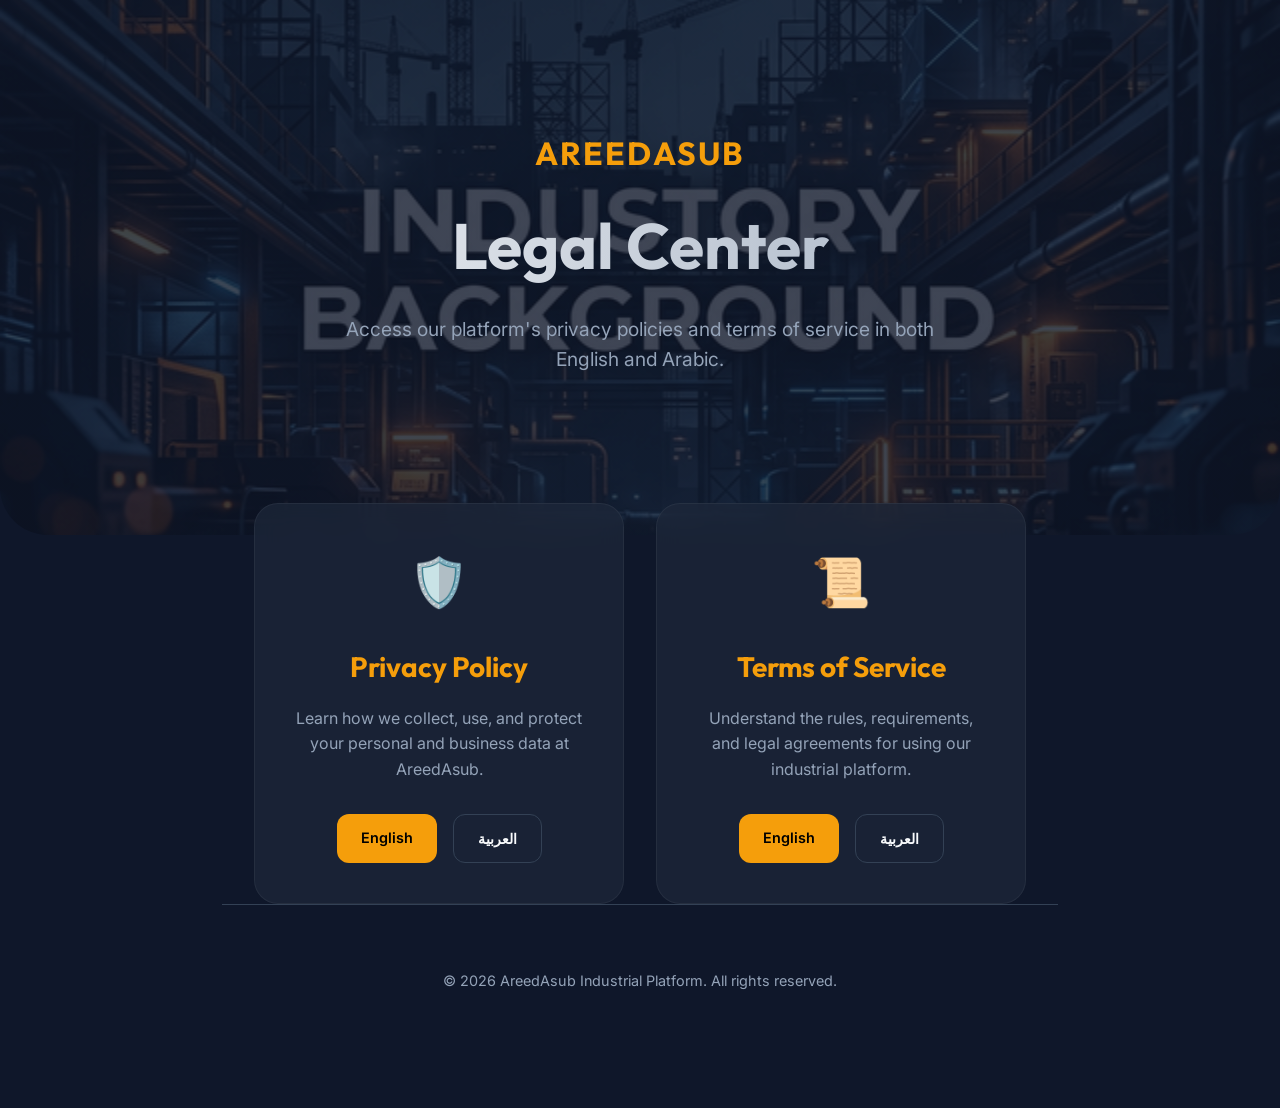
<file: index.html>
<!DOCTYPE html>
<html lang="en">
<head>
    <meta charset="UTF-8">
    <meta name="viewport" content="width=device-width, initial-scale=1.0">
    <title>AreedAsub - Legal Documents</title>
    <link rel="stylesheet" href="styles.css">
    <style>
        .hero {
            position: relative;
            padding: 8rem 2rem;
            text-align: center;
            background: linear-gradient(rgba(15, 23, 42, 0.8), rgba(15, 23, 42, 0.8)), url('hero-bg.png');
            background-size: cover;
            background-position: center;
            border-radius: 0 0 3rem 3rem;
            margin-bottom: -4rem;
            z-index: 1;
        }

        .hero h1 {
            font-size: 4rem;
            margin-bottom: 1rem;
        }

        .hero-subtitle {
            font-size: 1.2rem;
            color: var(--text-muted);
            max-width: 600px;
            margin: 0 auto 2rem;
        }

        .doc-grid {
            display: grid;
            grid-template-columns: repeat(auto-fit, minmax(300px, 1fr));
            gap: 2rem;
            position: relative;
            z-index: 2;
            padding: 0 2rem;
        }

        .doc-card {
            background: var(--glass);
            backdrop-filter: blur(12px);
            border: 1px solid rgba(255, 255, 255, 0.05);
            border-radius: 1.5rem;
            padding: 2.5rem;
            text-align: center;
            transition: all 0.3s cubic-bezier(0.4, 0, 0.2, 1);
            display: flex;
            flex-direction: column;
            justify-content: space-between;
        }

        .doc-card:hover {
            transform: translateY(-10px);
            border-color: var(--primary);
            box-shadow: 0 20px 40px -10px rgba(245, 158, 11, 0.15);
        }

        .doc-icon {
            font-size: 3rem;
            margin-bottom: 1.5rem;
            color: var(--primary);
        }

        .doc-card h2 {
            font-size: 1.75rem;
            margin-bottom: 1rem;
            justify-content: center;
        }

        .doc-card h2::before { display: none; }

        .doc-description {
            color: var(--text-muted);
            margin-bottom: 2rem;
            font-size: 1rem;
        }

        .btn-group {
            display: flex;
            gap: 1rem;
            justify-content: center;
        }

        .btn {
            display: inline-block;
            padding: 0.75rem 1.5rem;
            border-radius: 0.75rem;
            text-decoration: none;
            font-weight: 600;
            transition: all 0.3s ease;
            font-size: 0.9rem;
        }

        .btn-primary {
            background: var(--primary);
            color: #000;
        }

        .btn-primary:hover {
            background: var(--primary-dark);
            transform: scale(1.05);
        }

        .btn-outline {
            border: 1px solid var(--accent);
            color: var(--text-main);
        }

        .btn-outline:hover {
            border-color: var(--primary);
            color: var(--primary);
            background: rgba(245, 158, 11, 0.05);
        }

        @media (max-width: 768px) {
            .hero { padding: 4rem 1rem; }
            .hero h1 { font-size: 2.5rem; }
            .doc-grid { grid-template-columns: 1fr; }
        }
    </style>
</head>
<body>
    <div class="hero">
        <div class="logo">AreedAsub</div>
        <h1>Legal Center</h1>
        <p class="hero-subtitle">Access our platform's privacy policies and terms of service in both English and Arabic.</p>
    </div>

    <div class="container">
        <main class="doc-grid">
            <!-- Privacy Policy Card -->
            <div class="doc-card">
                <div>
                    <div class="doc-icon">🛡️</div>
                    <h2>Privacy Policy</h2>
                    <p class="doc-description">Learn how we collect, use, and protect your personal and business data at AreedAsub.</p>
                </div>
                <div class="btn-group">
                    <a href="privacy-policy.html" class="btn btn-primary">English</a>
                    <a href="privacy-policy-ar.html" class="btn btn-outline" dir="rtl">العربية</a>
                </div>
            </div>

            <!-- Terms of Service Card -->
            <div class="doc-card">
                <div>
                    <div class="doc-icon">📜</div>
                    <h2>Terms of Service</h2>
                    <p class="doc-description">Understand the rules, requirements, and legal agreements for using our industrial platform.</p>
                </div>
                <div class="btn-group">
                    <a href="terms.html" class="btn btn-primary">English</a>
                    <a href="terms-ar.html" class="btn btn-outline" dir="rtl">العربية</a>
                </div>
            </div>
        </main>

        <footer>
            <p>&copy; 2026 AreedAsub Industrial Platform. All rights reserved.</p>
        </footer>
    </div>
</body>
</html>
</file>
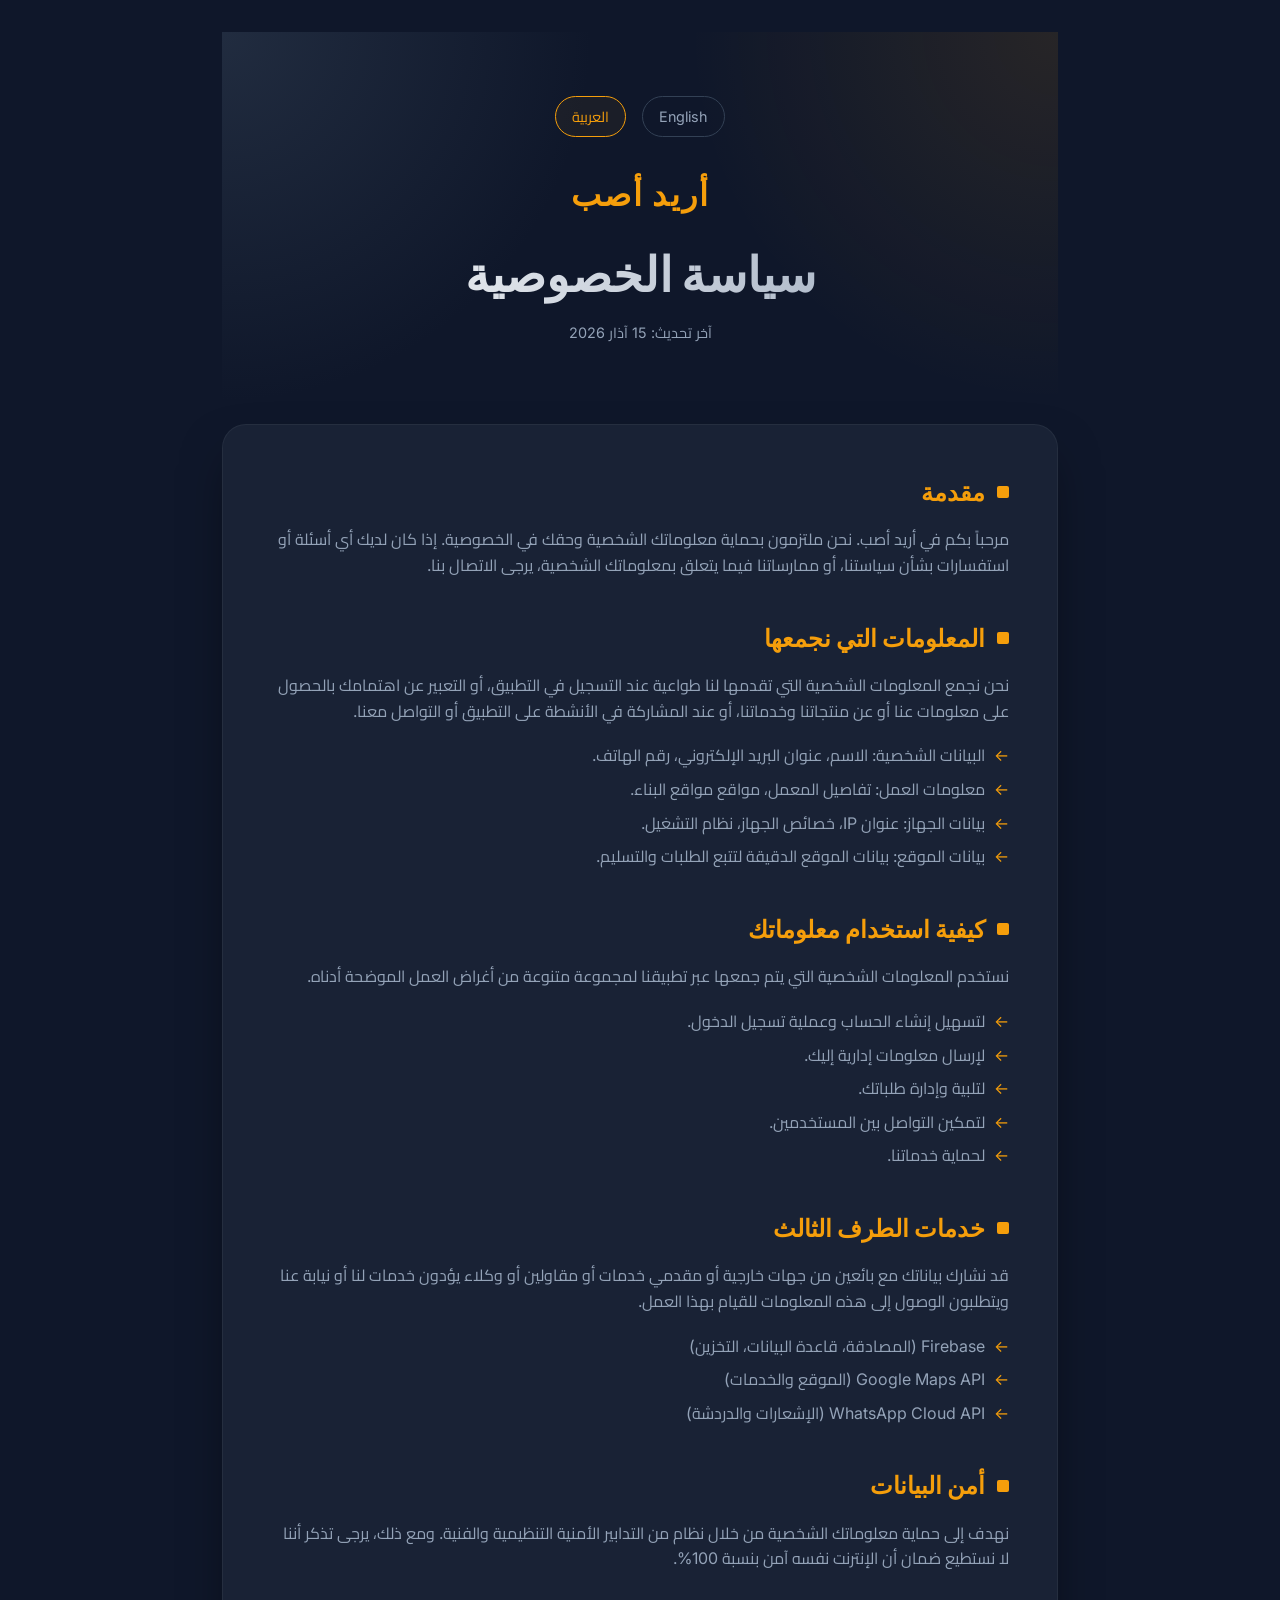
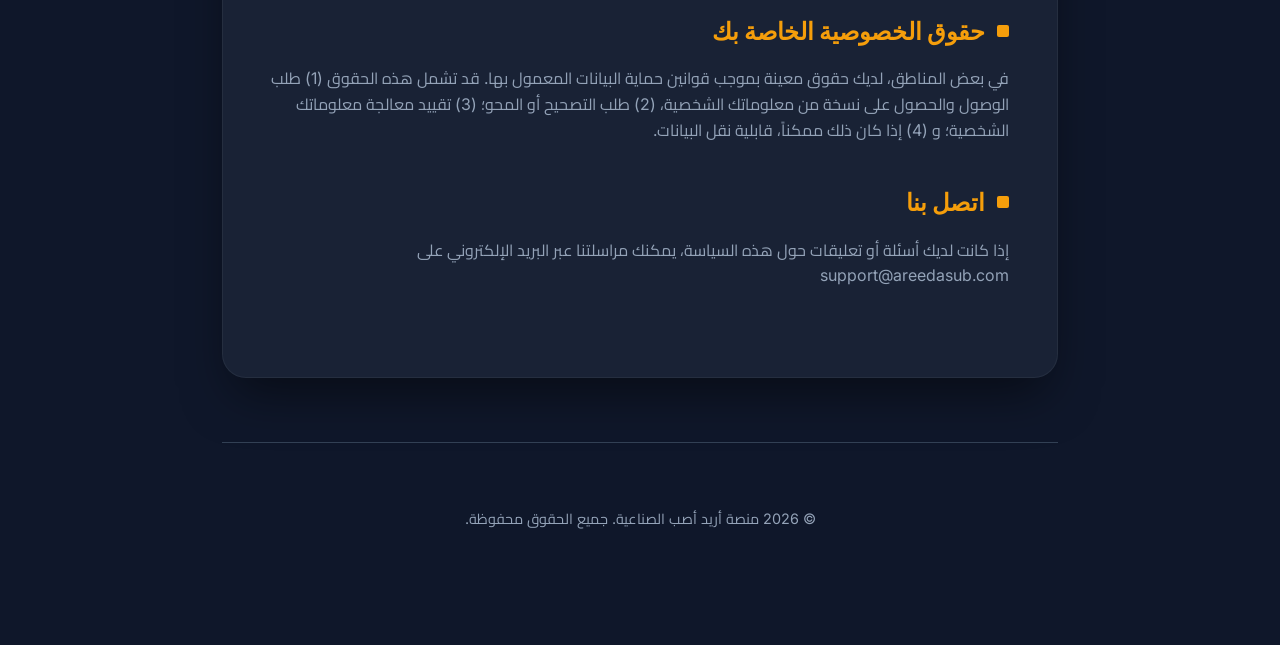
<file: privacy-policy-ar.html>
<!DOCTYPE html>
<html lang="ar" dir="rtl">
<head>
    <meta charset="UTF-8">
    <meta name="viewport" content="width=device-width, initial-scale=1.0">
    <title>سياسة الخصوصية - AreedAsub</title>
    <link rel="stylesheet" href="styles.css">
</head>
<body dir="rtl">
    <div class="container">
        <header>
            <div class="lang-switch">
                <a href="privacy-policy.html" class="lang-link">English</a>
                <a href="privacy-policy-ar.html" class="lang-link active">العربية</a>
            </div>
            <div class="logo">أريد أصب</div>
            <h1>سياسة الخصوصية</h1>
            <p class="last-updated">آخر تحديث: 15 آذار 2026</p>
        </header>

        <main class="content-card">
            <section>
                <h2>مقدمة</h2>
                <p>مرحباً بكم في أريد أصب. نحن ملتزمون بحماية معلوماتك الشخصية وحقك في الخصوصية. إذا كان لديك أي أسئلة أو استفسارات بشأن سياستنا، أو ممارساتنا فيما يتعلق بمعلوماتك الشخصية، يرجى الاتصال بنا.</p>
            </section>

            <section>
                <h2>المعلومات التي نجمعها</h2>
                <p>نحن نجمع المعلومات الشخصية التي تقدمها لنا طواعية عند التسجيل في التطبيق، أو التعبير عن اهتمامك بالحصول على معلومات عنا أو عن منتجاتنا وخدماتنا، أو عند المشاركة في الأنشطة على التطبيق أو التواصل معنا.</p>
                <ul>
                    <li>البيانات الشخصية: الاسم، عنوان البريد الإلكتروني، رقم الهاتف.</li>
                    <li>معلومات العمل: تفاصيل المعمل، مواقع مواقع البناء.</li>
                    <li>بيانات الجهاز: عنوان IP، خصائص الجهاز، نظام التشغيل.</li>
                    <li>بيانات الموقع: بيانات الموقع الدقيقة لتتبع الطلبات والتسليم.</li>
                </ul>
            </section>

            <section>
                <h2>كيفية استخدام معلوماتك</h2>
                <p>نستخدم المعلومات الشخصية التي يتم جمعها عبر تطبيقنا لمجموعة متنوعة من أغراض العمل الموضحة أدناه.</p>
                <ul>
                    <li>لتسهيل إنشاء الحساب وعملية تسجيل الدخول.</li>
                    <li>لإرسال معلومات إدارية إليك.</li>
                    <li>لتلبية وإدارة طلباتك.</li>
                    <li>لتمكين التواصل بين المستخدمين.</li>
                    <li>لحماية خدماتنا.</li>
                </ul>
            </section>

            <section>
                <h2>خدمات الطرف الثالث</h2>
                <p>قد نشارك بياناتك مع بائعين من جهات خارجية أو مقدمي خدمات أو مقاولين أو وكلاء يؤدون خدمات لنا أو نيابة عنا ويتطلبون الوصول إلى هذه المعلومات للقيام بهذا العمل.</p>
                <ul>
                    <li>Firebase (المصادقة، قاعدة البيانات، التخزين)</li>
                    <li>Google Maps API (الموقع والخدمات)</li>
                    <li>WhatsApp Cloud API (الإشعارات والدردشة)</li>
                </ul>
            </section>

            <section>
                <h2>أمن البيانات</h2>
                <p>نهدف إلى حماية معلوماتك الشخصية من خلال نظام من التدابير الأمنية التنظيمية والفنية. ومع ذلك، يرجى تذكر أننا لا نستطيع ضمان أن الإنترنت نفسه آمن بنسبة 100%.</p>
            </section>

            <section>
                <h2>حقوق الخصوصية الخاصة بك</h2>
                <p>في بعض المناطق، لديك حقوق معينة بموجب قوانين حماية البيانات المعمول بها. قد تشمل هذه الحقوق (1) طلب الوصول والحصول على نسخة من معلوماتك الشخصية، (2) طلب التصحيح أو المحو؛ (3) تقييد معالجة معلوماتك الشخصية؛ و (4) إذا كان ذلك ممكناً، قابلية نقل البيانات.</p>
            </section>

            <section>
                <h2>اتصل بنا</h2>
                <p>إذا كانت لديك أسئلة أو تعليقات حول هذه السياسة، يمكنك مراسلتنا عبر البريد الإلكتروني على support@areedasub.com</p>
            </section>
        </main>

        <footer>
            <p>&copy; 2026 منصة أريد أصب الصناعية. جميع الحقوق محفوظة.</p>
        </footer>
    </div>
</body>
</html>
</file>
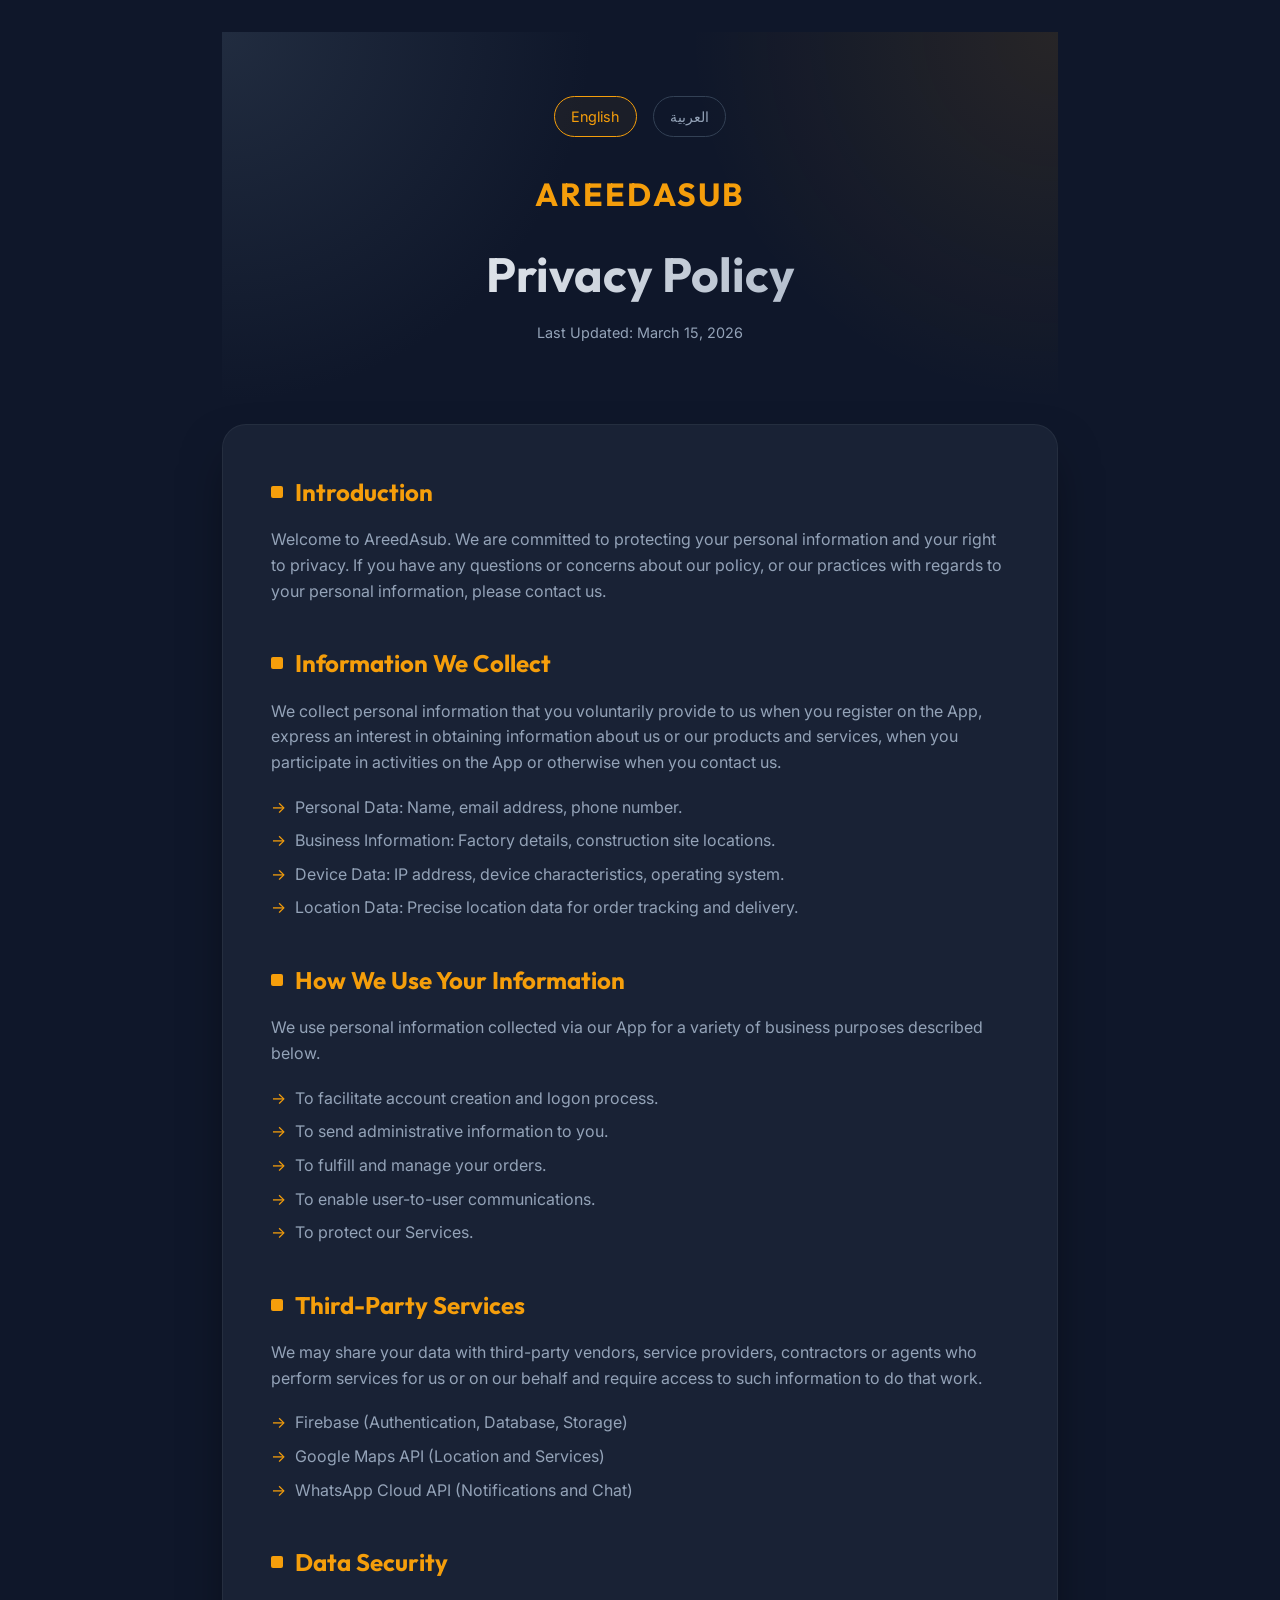
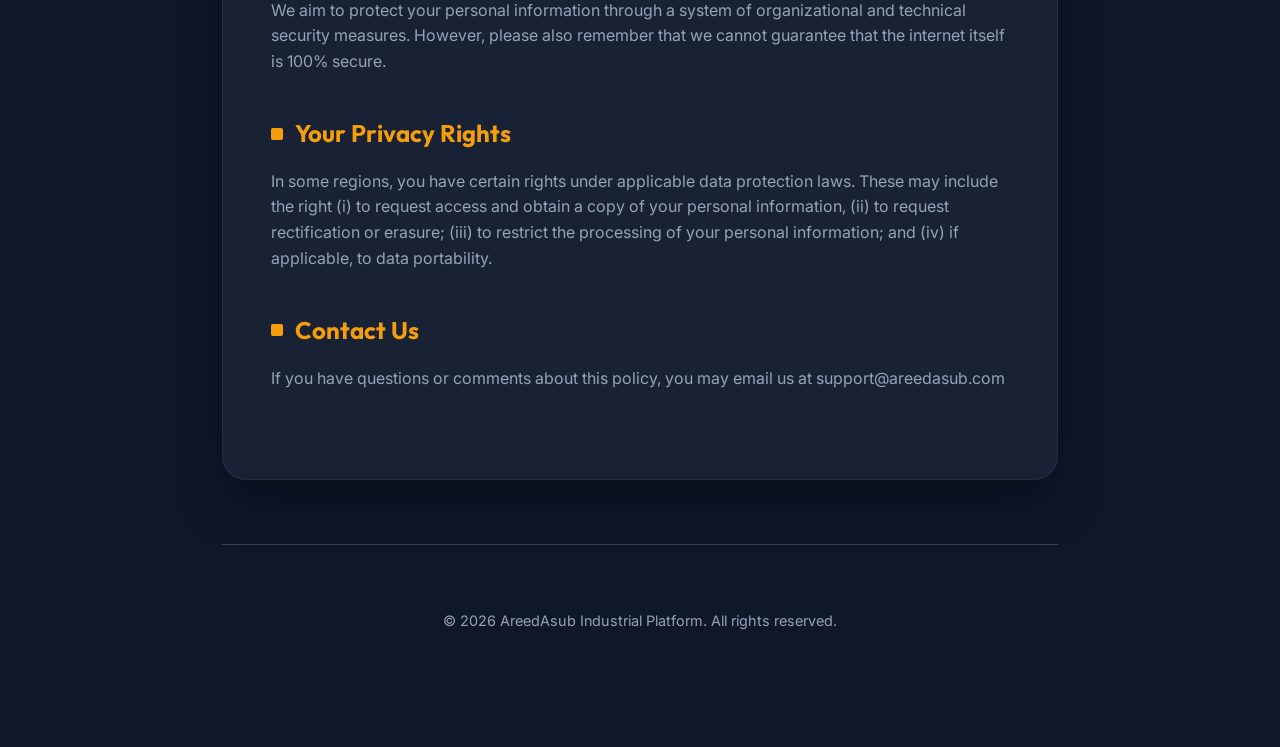
<file: privacy-policy.html>
<!DOCTYPE html>
<html lang="en">
<head>
    <meta charset="UTF-8">
    <meta name="viewport" content="width=device-width, initial-scale=1.0">
    <title>Privacy Policy - AreedAsub</title>
    <link rel="stylesheet" href="styles.css">
</head>
<body>
    <div class="container">
        <header>
            <div class="lang-switch">
                <a href="privacy-policy.html" class="lang-link active">English</a>
                <a href="privacy-policy-ar.html" class="lang-link">العربية</a>
            </div>
            <div class="logo">AreedAsub</div>
            <h1>Privacy Policy</h1>
            <p class="last-updated">Last Updated: March 15, 2026</p>
        </header>

        <main class="content-card">
            <section>
                <h2>Introduction</h2>
                <p>Welcome to AreedAsub. We are committed to protecting your personal information and your right to privacy. If you have any questions or concerns about our policy, or our practices with regards to your personal information, please contact us.</p>
            </section>

            <section>
                <h2>Information We Collect</h2>
                <p>We collect personal information that you voluntarily provide to us when you register on the App, express an interest in obtaining information about us or our products and services, when you participate in activities on the App or otherwise when you contact us.</p>
                <ul>
                    <li>Personal Data: Name, email address, phone number.</li>
                    <li>Business Information: Factory details, construction site locations.</li>
                    <li>Device Data: IP address, device characteristics, operating system.</li>
                    <li>Location Data: Precise location data for order tracking and delivery.</li>
                </ul>
            </section>

            <section>
                <h2>How We Use Your Information</h2>
                <p>We use personal information collected via our App for a variety of business purposes described below.</p>
                <ul>
                    <li>To facilitate account creation and logon process.</li>
                    <li>To send administrative information to you.</li>
                    <li>To fulfill and manage your orders.</li>
                    <li>To enable user-to-user communications.</li>
                    <li>To protect our Services.</li>
                </ul>
            </section>

            <section>
                <h2>Third-Party Services</h2>
                <p>We may share your data with third-party vendors, service providers, contractors or agents who perform services for us or on our behalf and require access to such information to do that work.</p>
                <ul>
                    <li>Firebase (Authentication, Database, Storage)</li>
                    <li>Google Maps API (Location and Services)</li>
                    <li>WhatsApp Cloud API (Notifications and Chat)</li>
                </ul>
            </section>

            <section>
                <h2>Data Security</h2>
                <p>We aim to protect your personal information through a system of organizational and technical security measures. However, please also remember that we cannot guarantee that the internet itself is 100% secure.</p>
            </section>

            <section>
                <h2>Your Privacy Rights</h2>
                <p>In some regions, you have certain rights under applicable data protection laws. These may include the right (i) to request access and obtain a copy of your personal information, (ii) to request rectification or erasure; (iii) to restrict the processing of your personal information; and (iv) if applicable, to data portability.</p>
            </section>

            <section>
                <h2>Contact Us</h2>
                <p>If you have questions or comments about this policy, you may email us at support@areedasub.com</p>
            </section>
        </main>

        <footer>
            <p>&copy; 2026 AreedAsub Industrial Platform. All rights reserved.</p>
        </footer>
    </div>
</body>
</html>
</file>
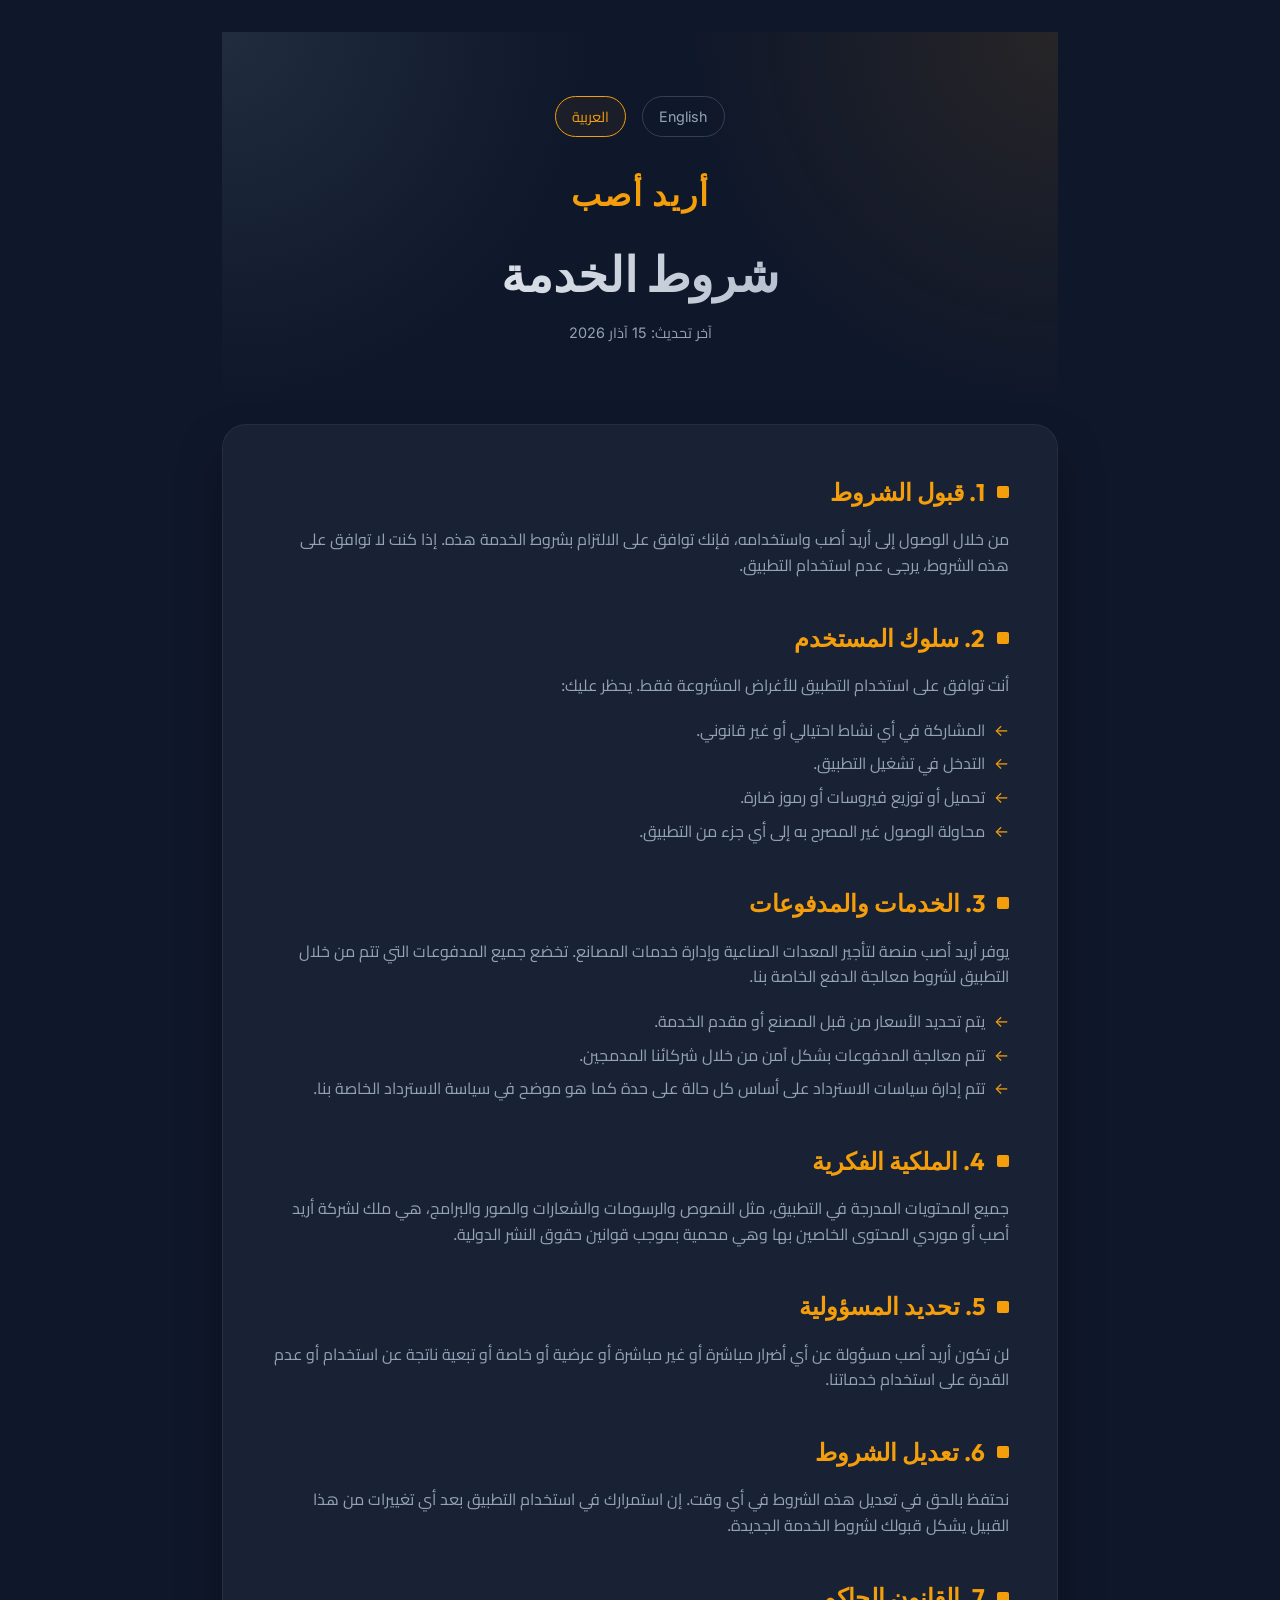
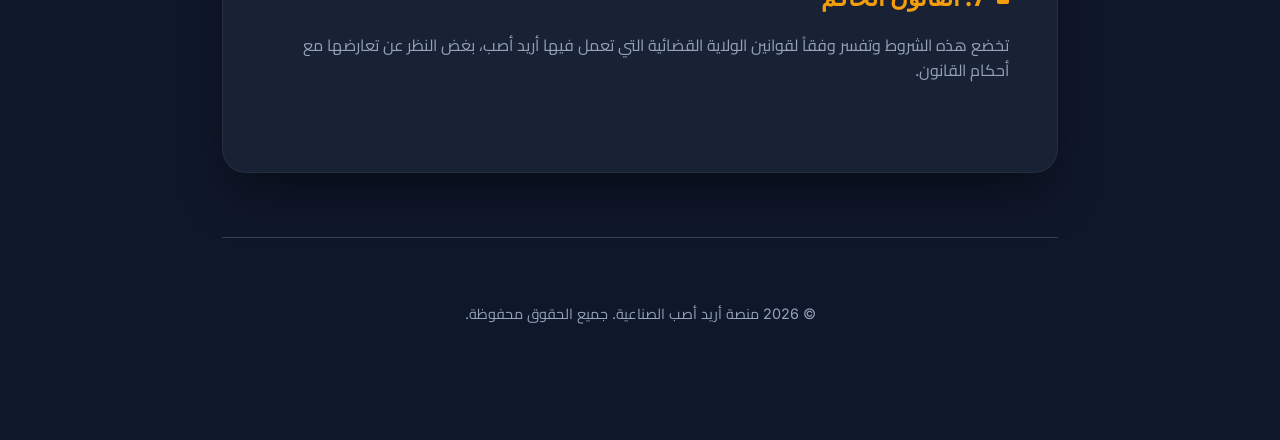
<file: terms-ar.html>
<!DOCTYPE html>
<html lang="ar" dir="rtl">
<head>
    <meta charset="UTF-8">
    <meta name="viewport" content="width=device-width, initial-scale=1.0">
    <title>شروط الخدمة - AreedAsub</title>
    <link rel="stylesheet" href="styles.css">
</head>
<body dir="rtl">
    <div class="container">
        <header>
            <div class="lang-switch">
                <a href="terms.html" class="lang-link">English</a>
                <a href="terms-ar.html" class="lang-link active">العربية</a>
            </div>
            <div class="logo">أريد أصب</div>
            <h1>شروط الخدمة</h1>
            <p class="last-updated">آخر تحديث: 15 آذار 2026</p>
        </header>

        <main class="content-card">
            <section>
                <h2>1. قبول الشروط</h2>
                <p>من خلال الوصول إلى أريد أصب واستخدامه، فإنك توافق على الالتزام بشروط الخدمة هذه. إذا كنت لا توافق على هذه الشروط، يرجى عدم استخدام التطبيق.</p>
            </section>

            <section>
                <h2>2. سلوك المستخدم</h2>
                <p>أنت توافق على استخدام التطبيق للأغراض المشروعة فقط. يحظر عليك:</p>
                <ul>
                    <li>المشاركة في أي نشاط احتيالي أو غير قانوني.</li>
                    <li>التدخل في تشغيل التطبيق.</li>
                    <li>تحميل أو توزيع فيروسات أو رموز ضارة.</li>
                    <li>محاولة الوصول غير المصرح به إلى أي جزء من التطبيق.</li>
                </ul>
            </section>

            <section>
                <h2>3. الخدمات والمدفوعات</h2>
                <p>يوفر أريد أصب منصة لتأجير المعدات الصناعية وإدارة خدمات المصانع. تخضع جميع المدفوعات التي تتم من خلال التطبيق لشروط معالجة الدفع الخاصة بنا.</p>
                <ul>
                    <li>يتم تحديد الأسعار من قبل المصنع أو مقدم الخدمة.</li>
                    <li>تتم معالجة المدفوعات بشكل آمن من خلال شركائنا المدمجين.</li>
                    <li>تتم إدارة سياسات الاسترداد على أساس كل حالة على حدة كما هو موضح في سياسة الاسترداد الخاصة بنا.</li>
                </ul>
            </section>

            <section>
                <h2>4. الملكية الفكرية</h2>
                <p>جميع المحتويات المدرجة في التطبيق، مثل النصوص والرسومات والشعارات والصور والبرامج، هي ملك لشركة أريد أصب أو موردي المحتوى الخاصين بها وهي محمية بموجب قوانين حقوق النشر الدولية.</p>
            </section>

            <section>
                <h2>5. تحديد المسؤولية</h2>
                <p>لن تكون أريد أصب مسؤولة عن أي أضرار مباشرة أو غير مباشرة أو عرضية أو خاصة أو تبعية ناتجة عن استخدام أو عدم القدرة على استخدام خدماتنا.</p>
            </section>

            <section>
                <h2>6. تعديل الشروط</h2>
                <p>نحتفظ بالحق في تعديل هذه الشروط في أي وقت. إن استمرارك في استخدام التطبيق بعد أي تغييرات من هذا القبيل يشكل قبولك لشروط الخدمة الجديدة.</p>
            </section>

            <section>
                <h2>7. القانون الحاكم</h2>
                <p>تخضع هذه الشروط وتفسر وفقاً لقوانين الولاية القضائية التي تعمل فيها أريد أصب، بغض النظر عن تعارضها مع أحكام القانون.</p>
            </section>
        </main>

        <footer>
            <p>&copy; 2026 منصة أريد أصب الصناعية. جميع الحقوق محفوظة.</p>
        </footer>
    </div>
</body>
</html>
</file>
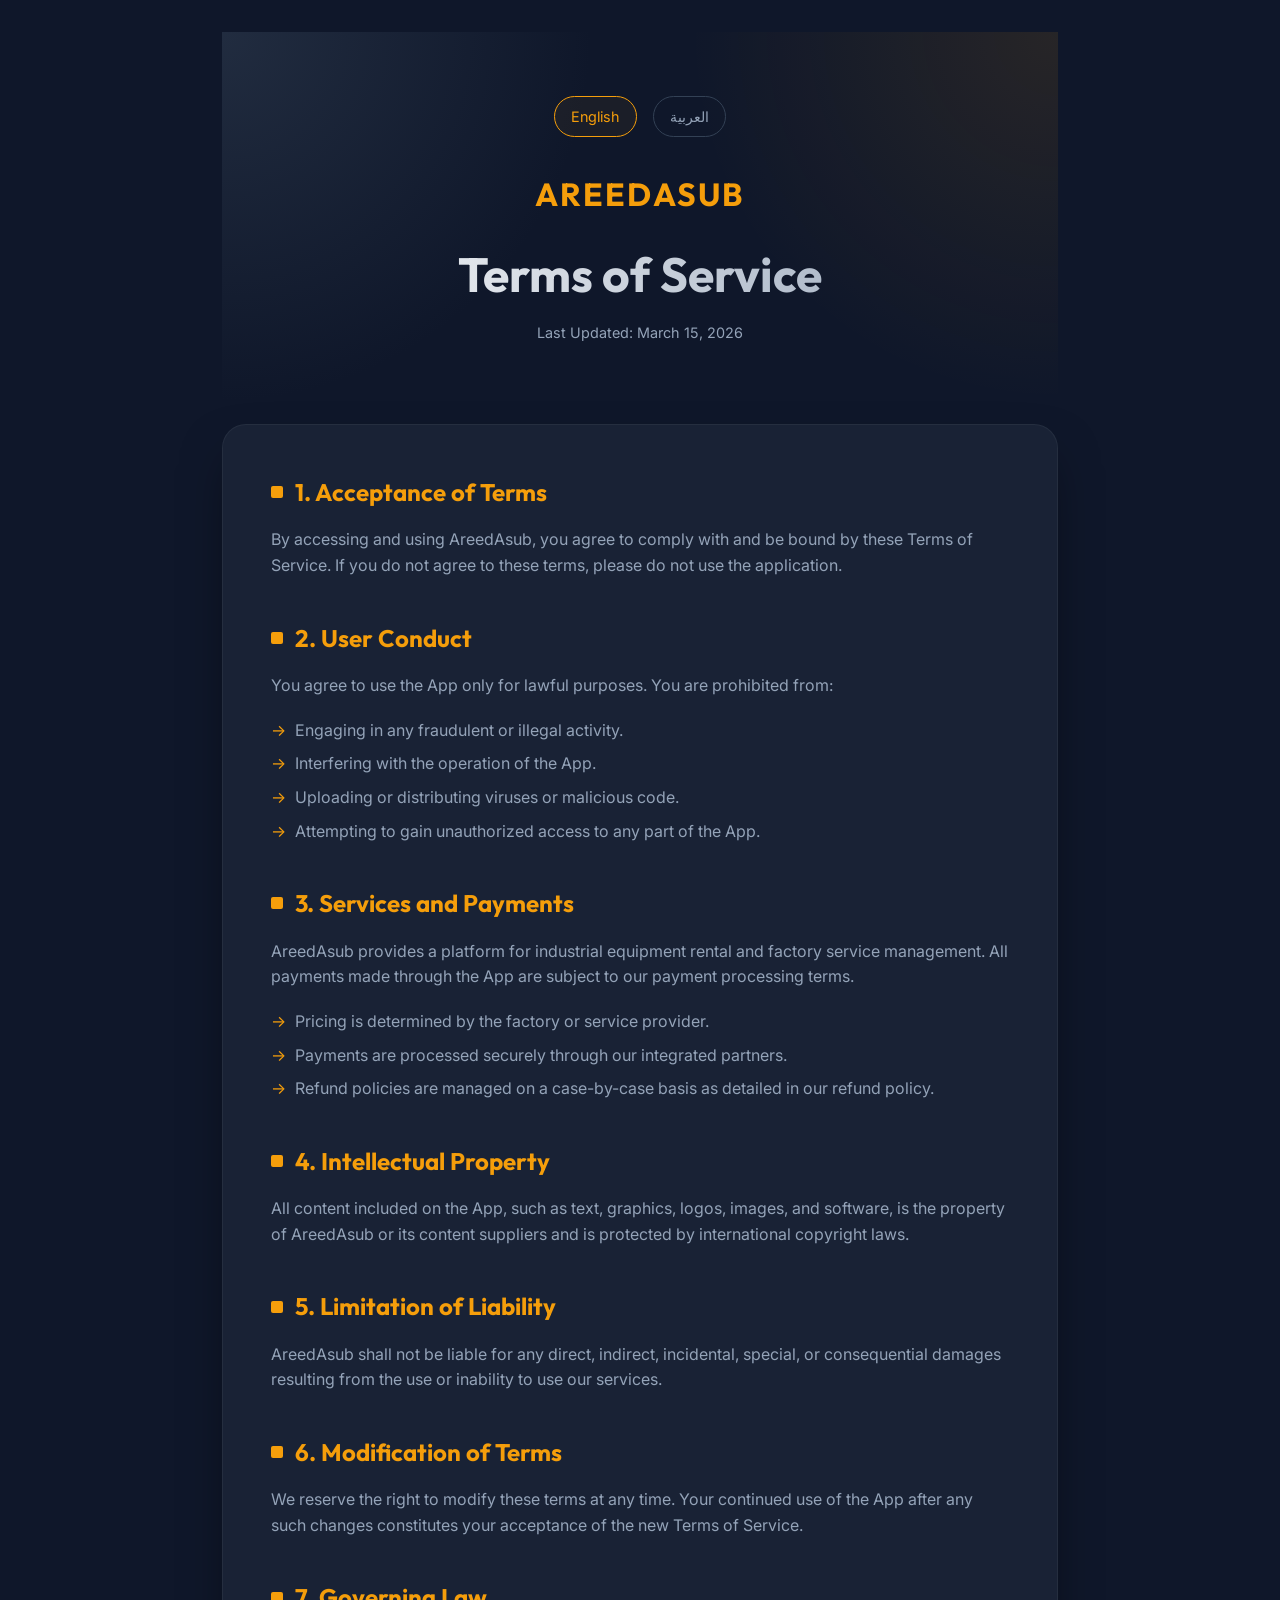
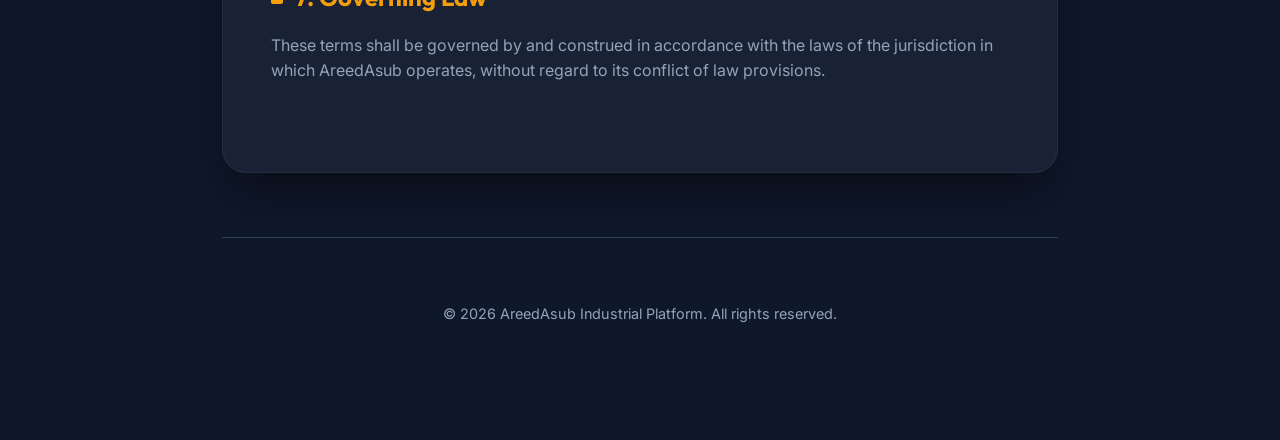
<file: terms.html>
<!DOCTYPE html>
<html lang="en">
<head>
    <meta charset="UTF-8">
    <meta name="viewport" content="width=device-width, initial-scale=1.0">
    <title>Terms of Service - AreedAsub</title>
    <link rel="stylesheet" href="styles.css">
</head>
<body>
    <div class="container">
        <header>
            <div class="lang-switch">
                <a href="terms.html" class="lang-link active">English</a>
                <a href="terms-ar.html" class="lang-link">العربية</a>
            </div>
            <div class="logo">AreedAsub</div>
            <h1>Terms of Service</h1>
            <p class="last-updated">Last Updated: March 15, 2026</p>
        </header>

        <main class="content-card">
            <section>
                <h2>1. Acceptance of Terms</h2>
                <p>By accessing and using AreedAsub, you agree to comply with and be bound by these Terms of Service. If you do not agree to these terms, please do not use the application.</p>
            </section>

            <section>
                <h2>2. User Conduct</h2>
                <p>You agree to use the App only for lawful purposes. You are prohibited from:</p>
                <ul>
                    <li>Engaging in any fraudulent or illegal activity.</li>
                    <li>Interfering with the operation of the App.</li>
                    <li>Uploading or distributing viruses or malicious code.</li>
                    <li>Attempting to gain unauthorized access to any part of the App.</li>
                </ul>
            </section>

            <section>
                <h2>3. Services and Payments</h2>
                <p>AreedAsub provides a platform for industrial equipment rental and factory service management. All payments made through the App are subject to our payment processing terms.</p>
                <ul>
                    <li>Pricing is determined by the factory or service provider.</li>
                    <li>Payments are processed securely through our integrated partners.</li>
                    <li>Refund policies are managed on a case-by-case basis as detailed in our refund policy.</li>
                </ul>
            </section>

            <section>
                <h2>4. Intellectual Property</h2>
                <p>All content included on the App, such as text, graphics, logos, images, and software, is the property of AreedAsub or its content suppliers and is protected by international copyright laws.</p>
            </section>

            <section>
                <h2>5. Limitation of Liability</h2>
                <p>AreedAsub shall not be liable for any direct, indirect, incidental, special, or consequential damages resulting from the use or inability to use our services.</p>
            </section>

            <section>
                <h2>6. Modification of Terms</h2>
                <p>We reserve the right to modify these terms at any time. Your continued use of the App after any such changes constitutes your acceptance of the new Terms of Service.</p>
            </section>

            <section>
                <h2>7. Governing Law</h2>
                <p>These terms shall be governed by and construed in accordance with the laws of the jurisdiction in which AreedAsub operates, without regard to its conflict of law provisions.</p>
            </section>
        </main>

        <footer>
            <p>&copy; 2026 AreedAsub Industrial Platform. All rights reserved.</p>
        </footer>
    </div>
</body>
</html>
</file>
<file: styles.css>
@import url('https://fonts.googleapis.com/css2?family=Inter:wght@300;400;600;700&family=Outfit:wght@400;700&family=Cairo:wght@400;600;700&display=swap');

:root {
    --primary: #f59e0b; /* Amber 500 */
    --primary-dark: #d97706; /* Amber 600 */
    --bg-dark: #0f172a; /* Slate 900 */
    --bg-card: #1e293b; /* Slate 800 */
    --text-main: #f8fafc; /* Slate 50 */
    --text-muted: #94a3b8; /* Slate 400 */
    --accent: #334155; /* Slate 700 */
    --border: #1e293b;
    --glass: rgba(30, 41, 59, 0.7);
}

* {
    margin: 0;
    padding: 0;
    box-sizing: border-box;
}

body {
    font-family: 'Inter', sans-serif;
    background-color: var(--bg-dark);
    color: var(--text-main);
    line-height: 1.6;
    overflow-x: hidden;
}

body[dir="rtl"] {
    font-family: 'Inter', 'Cairo', sans-serif; /* Adding Cairo for better Arabic display */
}

h1, h2, h3 {
    font-family: 'Outfit', sans-serif;
    color: var(--text-main);
}

.container {
    max-width: 900px;
    margin: 0 auto;
    padding: 2rem;
}

header {
    padding: 4rem 0 2rem;
    text-align: center;
    background: radial-gradient(circle at top right, rgba(245, 158, 11, 0.1), transparent 40%),
                radial-gradient(circle at top left, rgba(51, 65, 85, 0.5), transparent 40%);
}

.logo {
    font-family: 'Outfit', sans-serif;
    font-size: 2rem;
    font-weight: 700;
    color: var(--primary);
    text-transform: uppercase;
    letter-spacing: 2px;
    margin-bottom: 1rem;
}

h1 {
    font-size: 3rem;
    margin-bottom: 0.5rem;
    background: linear-gradient(to right, #fff, #94a3b8);
    -webkit-background-clip: text;
    background-clip: text;
    -webkit-text-fill-color: transparent;
}

.last-updated {
    color: var(--text-muted);
    font-size: 0.9rem;
    margin-bottom: 3rem;
}

.content-card {
    background: var(--glass);
    backdrop-filter: blur(12px);
    border: 1px solid rgba(255, 255, 255, 0.05);
    border-radius: 1.5rem;
    padding: 3rem;
    box-shadow: 0 25px 50px -12px rgba(0, 0, 0, 0.5);
    margin-bottom: 4rem;
}

section {
    margin-bottom: 2.5rem;
}

h2 {
    font-size: 1.5rem;
    color: var(--primary);
    margin-bottom: 1rem;
    display: flex;
    align-items: center;
}

h2::before {
    content: '';
    display: inline-block;
    width: 12px;
    height: 12px;
    background: var(--primary);
    margin-right: 12px;
    border-radius: 2px;
}

body[dir="rtl"] h2::before {
    margin-right: 0;
    margin-left: 12px;
}

p {
    margin-bottom: 1.2rem;
    color: var(--text-muted);
}

ul {
    list-style: none;
    margin-bottom: 1.2rem;
}

li {
    position: relative;
    padding-left: 1.5rem;
    margin-bottom: 0.5rem;
    color: var(--text-muted);
}

body[dir="rtl"] li {
    padding-left: 0;
    padding-right: 1.5rem;
}

li::before {
    content: '→';
    position: absolute;
    left: 0;
    color: var(--primary);
}

body[dir="rtl"] li::before {
    content: '←';
    left: auto;
    right: 0;
}

footer {
    text-align: center;
    padding: 4rem 0;
    border-top: 1px solid var(--accent);
    color: var(--text-muted);
    font-size: 0.9rem;
}

.back-link {
    display: inline-flex;
    align-items: center;
    color: var(--primary);
    text-decoration: none;
    font-weight: 600;
    margin-bottom: 2rem;
    transition: all 0.3s ease;
}

.back-link:hover {
    color: var(--primary-dark);
    transform: translateX(-5px);
}

/* Animations */
@keyframes fadeInUp {
    from {
        opacity: 0;
        transform: translateY(20px);
    }
    to {
        opacity: 1;
        transform: translateY(0);
    }
}

.content-card {
    animation: fadeInUp 0.8s ease-out;
}

.lang-switch {
    display: flex;
    justify-content: center;
    gap: 1rem;
    margin-bottom: 2rem;
}

.lang-link {
    color: var(--text-muted);
    text-decoration: none;
    font-size: 0.9rem;
    padding: 0.5rem 1rem;
    border: 1px solid var(--accent);
    border-radius: 2rem;
    transition: all 0.3s ease;
}

.lang-link:hover, .lang-link.active {
    color: var(--primary);
    border-color: var(--primary);
    background: rgba(245, 158, 11, 0.05);
}

@media (max-width: 768px) {
    h1 { font-size: 2.2rem; }
    .content-card { padding: 1.5rem; }
    .container { padding: 1rem; }
}
</file>
